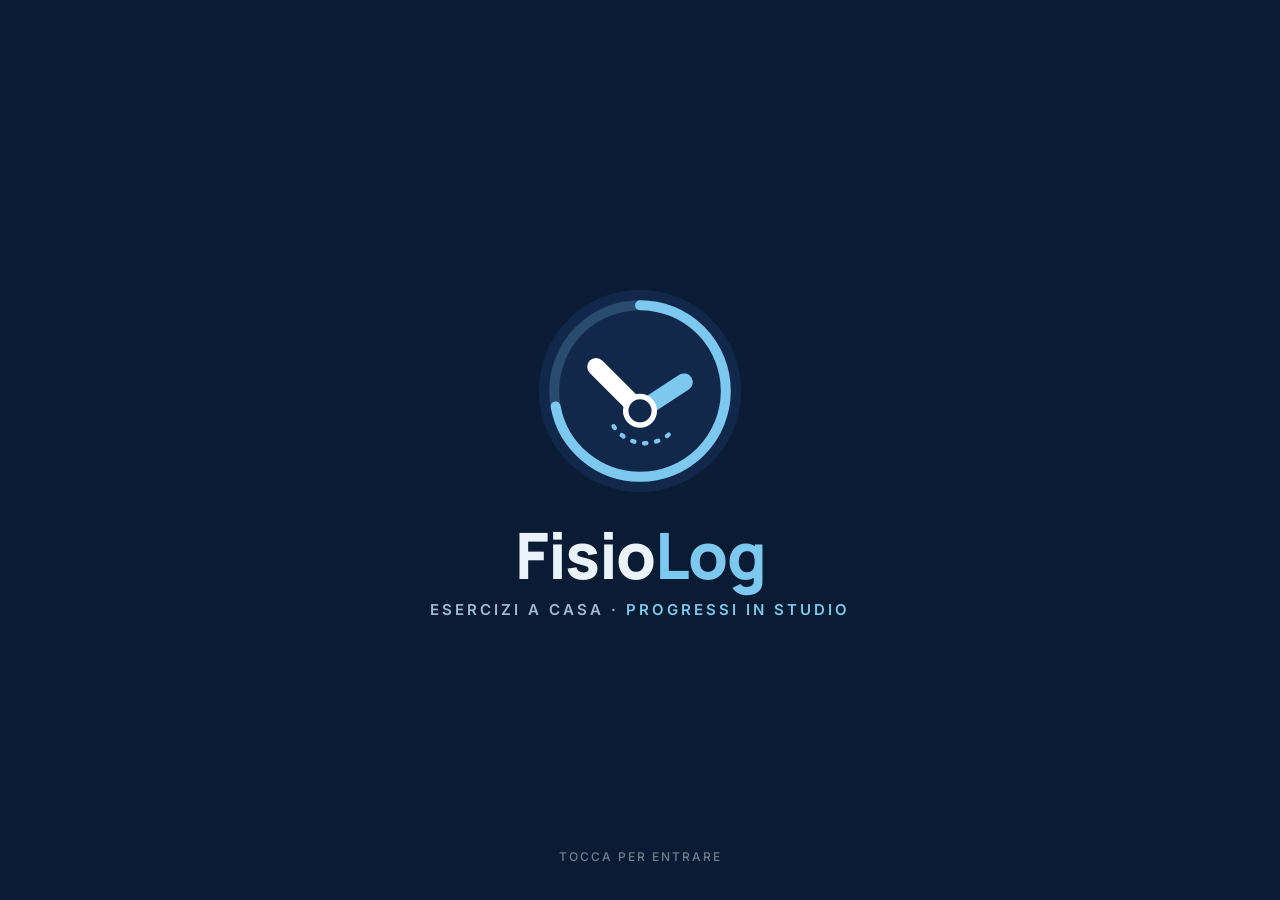
<file: index.html>
<!DOCTYPE html>
<html lang="it">
<head>
<meta charset="utf-8">
<meta name="viewport" content="width=device-width, initial-scale=1, viewport-fit=cover">
<title>FisioLog · Esercizi a casa, progressi in studio</title>
<meta name="description" content="Il fisioterapista assegna gli esercizi con spiegazione e video, il paziente li registra a casa con dolore e sensazioni.">
<meta name="theme-color" content="#F3F8FC" media="(prefers-color-scheme: light)">
<meta name="theme-color" content="#0A1C33" media="(prefers-color-scheme: dark)">
<meta name="apple-mobile-web-app-capable" content="yes">
<meta name="mobile-web-app-capable" content="yes">
<meta name="apple-mobile-web-app-status-bar-style" content="default">
<meta name="apple-mobile-web-app-title" content="FisioLog">
<script>try{var th=localStorage.getItem("fisiolog-theme");if(th==="dark"||th==="light"){document.documentElement.dataset.theme=th;document.querySelectorAll('meta[name="theme-color"]').forEach(function(m){m.content=th==="dark"?"#0A1C33":"#F3F8FC"})}}catch(e){}</script>
<link rel="manifest" href="/manifest.webmanifest">
<link rel="icon" href="/logo.svg" type="image/svg+xml">
<link rel="icon" href="/icons/favicon-32.png" type="image/png" sizes="32x32">
<link rel="apple-touch-icon" href="/icons/apple-touch-icon.png">
<link rel="preconnect" href="https://fonts.googleapis.com">
<link rel="preconnect" href="https://fonts.gstatic.com" crossorigin>
<link href="https://fonts.googleapis.com/css2?family=Manrope:wght@500;700;800&family=Inter:wght@400;500;600;700&display=swap" rel="stylesheet">
<link rel="stylesheet" href="/styles.css">
</head>
<body>

<!-- Apertura: l'anello si chiude, l'articolazione si piega -->
<div id="splash" role="img" aria-label="FisioLog">
  <div class="sp-in">
    <svg class="sp-logo" viewBox="0 0 200 200" aria-hidden="true">
      <circle class="sp-glow" cx="100" cy="100" r="96" fill="none" stroke="#7CC8EE" stroke-width="2"/>
      <circle cx="100" cy="100" r="92" fill="#11284A"/>
      <circle class="sp-track" cx="100" cy="100" r="78" fill="none" stroke="#7CC8EE" stroke-opacity=".22" stroke-width="9"/>
      <circle class="sp-ring" cx="100" cy="100" r="78" fill="none" stroke="#7CC8EE" stroke-width="9" stroke-linecap="round" transform="rotate(-90 100 100)"/>
      <path class="sp-a" d="M60 78 L100 118" stroke="#FFFFFF" stroke-width="16" stroke-linecap="round"/>
      <g class="sp-b"><path d="M100 118 L140 92" stroke="#7CC8EE" stroke-width="16" stroke-linecap="round"/></g>
      <circle class="sp-j" cx="100" cy="118" r="13" fill="#11284A" stroke="#FFFFFF" stroke-width="5"/>
      <path class="sp-rom" d="M76 132 A34 34 0 0 0 128 138" fill="none" stroke="#7CC8EE" stroke-width="4" stroke-linecap="round" stroke-dasharray="2 9"/>
    </svg>
    <div class="sp-word" aria-hidden="true">Fisio<span>Log</span></div>
    <p class="sp-tag">Esercizi a casa · <b>Progressi in studio</b></p>
  </div>
  <p class="sp-skip">Tocca per entrare</p>
</div>
<script>
document.documentElement.classList.add("splashing");
(function(){var sp=document.getElementById("splash"),gone=false;
  function go(){if(gone)return;gone=true;sp.classList.add("bye");document.documentElement.classList.remove("splashing");setTimeout(function(){sp.remove()},600)}
  var rm=matchMedia("(prefers-reduced-motion: reduce)").matches;
  setTimeout(go,rm?400:2000);sp.addEventListener("click",go);
})();
</script>

<header class="top">
  <div class="topin">
    <a class="brand" href="#/" aria-label="FisioLog, vai all'inizio"><img src="/logo-animated.svg" alt="" width="36" height="36"><span>Fisio<b>Log</b></span></a>
    <div class="topr"><span id="status" class="small muted" aria-live="polite"></span><button class="viewbtn" id="viewBtn" type="button" data-act="switchView" hidden></button><button class="iconbtn" id="themeBtn" type="button"></button></div>
  </div>
</header>
<nav id="nav" class="nav" aria-label="Sezioni"></nav>
<main id="app" class="wrap"><div class="loading">Caricamento…</div></main>
<div id="toast" class="toast" role="status" aria-live="polite"></div>

<script src="/config.js"></script>
<script src="/app.js"></script>
</body>
</html>
</file>
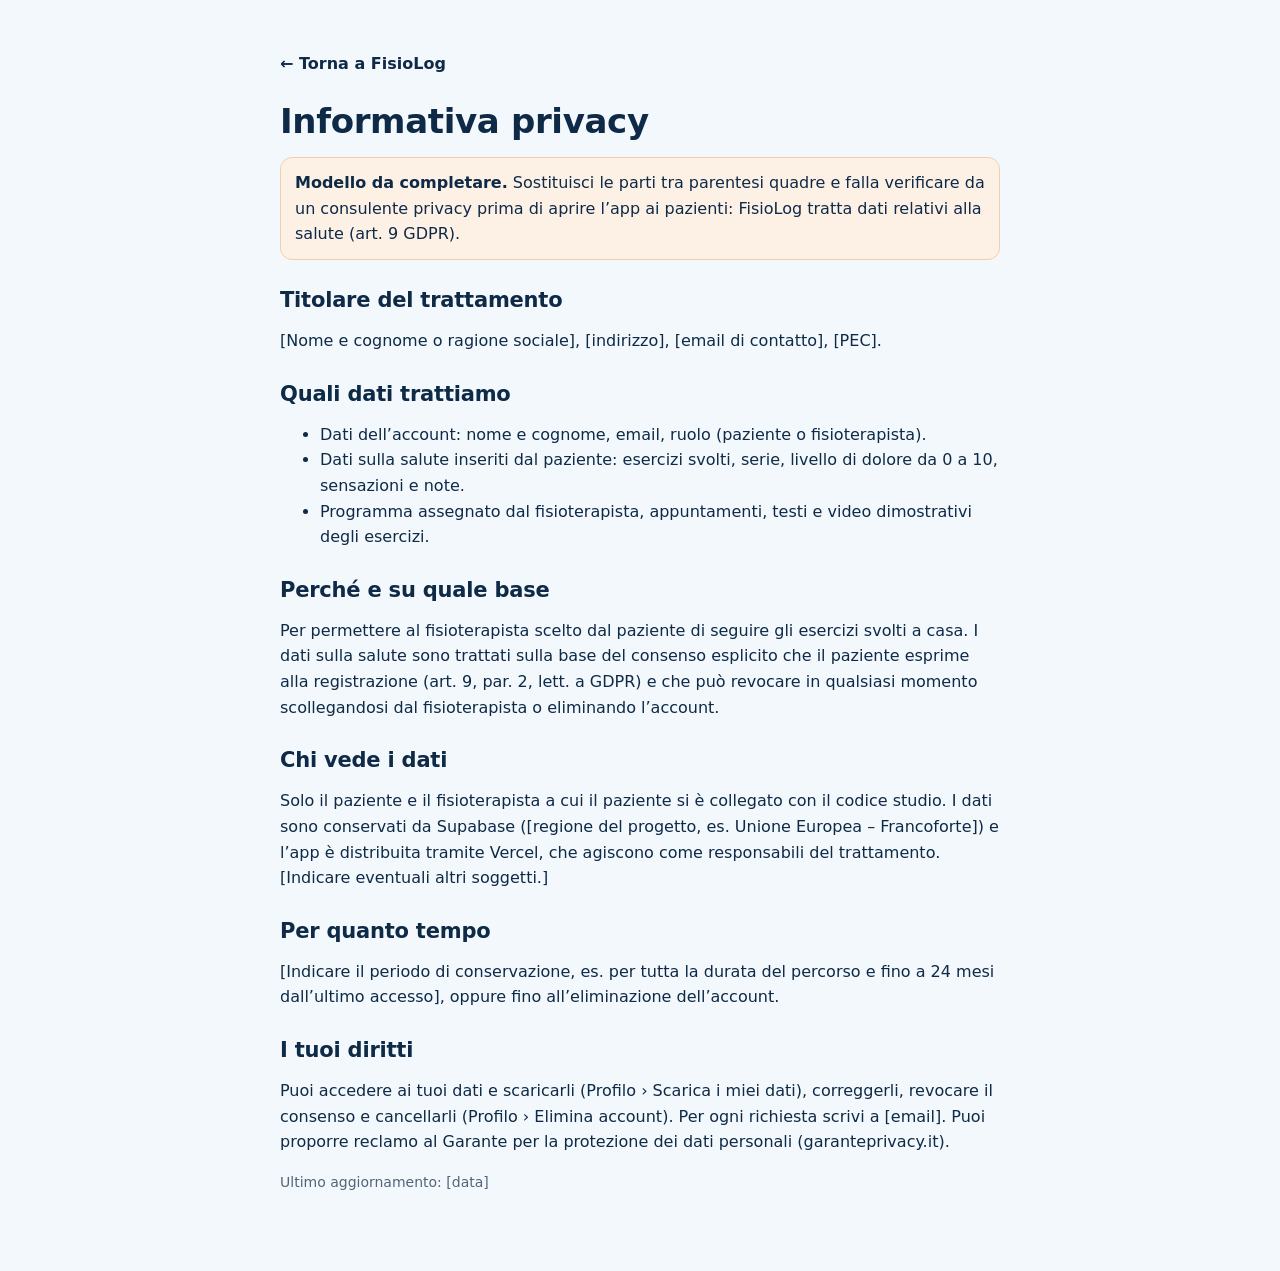
<file: privacy.html>
<!DOCTYPE html>
<html lang="it">
<head>
<meta charset="utf-8">
<meta name="viewport" content="width=device-width, initial-scale=1">
<title>Informativa privacy · FisioLog</title>
<link rel="icon" href="/logo.svg" type="image/svg+xml">
<link rel="stylesheet" href="/styles.css">
<style>.doc{max-width:760px;margin:0 auto;padding:32px 20px 64px}.doc h1{font-size:34px;margin:16px 0 8px}.doc h2{font-size:21px;margin:28px 0 8px}.doc p,.doc li{line-height:1.6}.todo{background:var(--warnbg);border:1px solid var(--warnline);border-radius:12px;padding:12px 14px}</style>
</head>
<body>
<main class="doc">
  <a class="back" href="/">← Torna a FisioLog</a>
  <h1>Informativa privacy</h1>
  <p class="todo"><b>Modello da completare.</b> Sostituisci le parti tra parentesi quadre e falla verificare da un consulente privacy prima di aprire l’app ai pazienti: FisioLog tratta dati relativi alla salute (art. 9 GDPR).</p>

  <h2>Titolare del trattamento</h2>
  <p>[Nome e cognome o ragione sociale], [indirizzo], [email di contatto], [PEC].</p>

  <h2>Quali dati trattiamo</h2>
  <ul>
    <li>Dati dell’account: nome e cognome, email, ruolo (paziente o fisioterapista).</li>
    <li>Dati sulla salute inseriti dal paziente: esercizi svolti, serie, livello di dolore da 0 a 10, sensazioni e note.</li>
    <li>Programma assegnato dal fisioterapista, appuntamenti, testi e video dimostrativi degli esercizi.</li>
  </ul>

  <h2>Perché e su quale base</h2>
  <p>Per permettere al fisioterapista scelto dal paziente di seguire gli esercizi svolti a casa. I dati sulla salute sono trattati sulla base del consenso esplicito che il paziente esprime alla registrazione (art. 9, par. 2, lett. a GDPR) e che può revocare in qualsiasi momento scollegandosi dal fisioterapista o eliminando l’account.</p>

  <h2>Chi vede i dati</h2>
  <p>Solo il paziente e il fisioterapista a cui il paziente si è collegato con il codice studio. I dati sono conservati da Supabase ([regione del progetto, es. Unione Europea – Francoforte]) e l’app è distribuita tramite Vercel, che agiscono come responsabili del trattamento. [Indicare eventuali altri soggetti.]</p>

  <h2>Per quanto tempo</h2>
  <p>[Indicare il periodo di conservazione, es. per tutta la durata del percorso e fino a 24 mesi dall’ultimo accesso], oppure fino all’eliminazione dell’account.</p>

  <h2>I tuoi diritti</h2>
  <p>Puoi accedere ai tuoi dati e scaricarli (Profilo › Scarica i miei dati), correggerli, revocare il consenso e cancellarli (Profilo › Elimina account). Per ogni richiesta scrivi a [email]. Puoi proporre reclamo al Garante per la protezione dei dati personali (garanteprivacy.it).</p>

  <p class="small muted">Ultimo aggiornamento: [data]</p>
</main>
</body>
</html>
</file>
<file: styles.css>
/* ================= FisioLog · stile ================= */
:root{
  --bg:#F3F8FC; --surface:#FFFFFF; --surface2:#E7F1F8; --soft:#DDEFFA; --ink:#0E2A47; --muted:#50657A; --line:#D4E3EE;
  --primary:#1A78B4; --onp:#FFFFFF; --celeste:#8CCFEE; --sel:#0E2A47; --onsel:#FFFFFF;
  --ok:#23785A; --okbg:#E3F3EC; --warn:#A8561B; --warnbg:#FDF1E6; --warnline:#F1CFAE; --alert:#B42D3A;
  --badge:#0E2A47; --focus:#1A78B4; --shadow:0 10px 30px rgba(14,42,71,.10);
  color-scheme:light;
}
@media (prefers-color-scheme:dark){
  :root:not([data-theme="light"]){
    --bg:#0A1C33; --surface:#11284A; --surface2:#183457; --soft:#1B3D63; --ink:#EAF3FA; --muted:#A3BBD1; --line:#24436A;
    --primary:#7CC8EE; --onp:#0A1C33; --celeste:#7CC8EE; --sel:#7CC8EE; --onsel:#0A1C33;
    --ok:#5CC9A0; --okbg:#173F3A; --warn:#F0A85A; --warnbg:#3A2C1E; --warnline:#6A4A28; --alert:#F08A92;
    --badge:#7CC8EE; --focus:#BFE6F8; --shadow:0 10px 30px rgba(0,0,0,.35);
    color-scheme:dark;
  }
}
:root[data-theme="dark"]{
  --bg:#0A1C33; --surface:#11284A; --surface2:#183457; --soft:#1B3D63; --ink:#EAF3FA; --muted:#A3BBD1; --line:#24436A;
  --primary:#7CC8EE; --onp:#0A1C33; --celeste:#7CC8EE; --sel:#7CC8EE; --onsel:#0A1C33;
  --ok:#5CC9A0; --okbg:#173F3A; --warn:#F0A85A; --warnbg:#3A2C1E; --warnline:#6A4A28; --alert:#F08A92;
  --badge:#7CC8EE; --focus:#BFE6F8; --shadow:0 10px 30px rgba(0,0,0,.35);
  color-scheme:dark;
}
*,*::before,*::after{box-sizing:border-box}
html{-webkit-text-size-adjust:100%}
body{margin:0;background:var(--bg);color:var(--ink);font:16px/1.5 Inter,system-ui,-apple-system,"Segoe UI",sans-serif;padding-top:env(safe-area-inset-top,0px)}
h1,h2,h3,h4,.disp{font-family:Manrope,Inter,system-ui,sans-serif;font-weight:800;letter-spacing:-.01em;margin:0;line-height:1.15}
button,input,select,textarea{font:inherit;color:inherit}
a{color:var(--primary)}
:focus-visible{outline:3px solid var(--focus);outline-offset:2px}
.muted{color:var(--muted)} .small{font-size:14px} .tiny{font-size:13px}
.wrap{max-width:1040px;margin:0 auto;padding:8px 18px 110px}
.loading{padding:80px 0;text-align:center;color:var(--muted)}
.sr{position:absolute;width:1px;height:1px;overflow:hidden;clip:rect(0 0 0 0);white-space:nowrap}
.stack{display:flex;flex-direction:column;gap:14px}
.row{display:flex;gap:10px;flex-wrap:wrap;align-items:center}
.row.end{justify-content:flex-end} .row.between{justify-content:space-between}
.grow{flex:1;min-width:0}

/* Testata e navigazione */
header.top{position:sticky;top:0;z-index:20;background:var(--bg);border-bottom:1px solid var(--line)}
.topin{max-width:1040px;margin:0 auto;padding:10px 18px;display:flex;align-items:center;justify-content:space-between;gap:12px}
.brand{display:flex;align-items:center;gap:10px;text-decoration:none;color:var(--ink);font-family:Manrope,sans-serif;font-weight:800;font-size:24px;letter-spacing:-.5px}
.brand b{color:var(--primary);font-weight:800}
.topr{display:flex;align-items:center;gap:10px;min-width:0}
.topr #status{text-align:right}
.viewbtn{display:inline-flex;align-items:center;gap:6px;min-height:44px;padding:0 14px;border-radius:99px;border:2px solid var(--primary);background:var(--soft);color:var(--ink);font-weight:700;font-size:14px;cursor:pointer;flex:none}
.viewbtn[hidden]{display:none}
.viewbtn svg{width:18px;height:18px;color:var(--primary)}
.iconbtn{width:44px;height:44px;border-radius:50%;border:1px solid var(--line);background:var(--surface);display:grid;place-items:center;cursor:pointer;color:var(--ink);flex:none}
.iconbtn svg{width:20px;height:20px}
.nav{position:fixed;left:0;right:0;bottom:0;z-index:20;background:var(--surface);border-top:1px solid var(--line);display:flex;justify-content:space-around;padding:4px 4px calc(6px + env(safe-area-inset-bottom,0px))}
.nav:empty{display:none}
.nav a{flex:1;max-width:140px;display:flex;flex-direction:column;align-items:center;justify-content:center;gap:2px;min-height:52px;text-decoration:none;color:var(--muted);font-size:12px;font-weight:600;border-radius:12px}
.nav a svg{width:22px;height:22px}
.nav a[aria-current="page"]{color:var(--primary)}
@media (min-width:760px){
  .nav{position:sticky;top:65px;bottom:auto;border-top:0;border-bottom:1px solid var(--line);background:var(--bg);justify-content:center;gap:6px;padding:6px 18px}
  .nav a{flex:none;max-width:none;flex-direction:row;gap:8px;font-size:15px;padding:0 16px;min-height:44px}
  .nav a[aria-current="page"]{background:var(--soft);color:var(--ink)}
  .wrap{padding-bottom:64px}
}

/* Superfici */
.card{background:var(--surface);border:1px solid var(--line);border-radius:18px;padding:18px}
.card h2{font-size:21px;margin-bottom:12px}
.card.soft{background:var(--soft);border-color:transparent}
.pagehead{margin:22px 0 16px;display:flex;flex-wrap:wrap;gap:12px;align-items:flex-end;justify-content:space-between}
.pagehead h1{font-size:clamp(28px,6vw,38px);letter-spacing:-.5px}
.pagehead p{margin:4px 0 0;color:var(--muted)}
.back{display:inline-flex;align-items:center;gap:6px;min-height:44px;color:var(--ink);text-decoration:none;font-weight:600;margin-top:10px}
.back svg{width:20px;height:20px}
.empty{padding:22px;border:2px dashed var(--line);border-radius:16px;color:var(--muted);text-align:center}
.alertbox{background:var(--warnbg);border:1px solid var(--warnline);border-radius:14px;padding:12px 14px;display:flex;gap:12px;align-items:flex-start}
.alertbox svg{flex:none;width:22px;height:22px;color:var(--warn);margin-top:2px}
.note{background:var(--soft);border-radius:14px;padding:12px 14px;white-space:pre-wrap}
.note b{display:block;font-size:13px;color:var(--muted);font-weight:600}

/* Pulsanti e campi */
.btn{border:1px solid var(--line);background:var(--surface);color:var(--ink);border-radius:12px;padding:0 16px;min-height:44px;cursor:pointer;font-weight:600;display:inline-flex;align-items:center;justify-content:center;gap:8px;text-decoration:none}
.btn.primary{background:var(--primary);color:var(--onp);border-color:var(--primary)}
.btn.soft{background:var(--soft);border-color:transparent}
.btn.ghost{background:none;border-color:transparent;color:var(--muted)}
.btn.danger{color:var(--alert)}
.btn.big{min-height:52px;font-size:17px;width:100%}
.btn:disabled{opacity:.55;cursor:default}
.btn svg{width:18px;height:18px}
.f{display:flex;flex-direction:column;gap:5px;font-size:14px;color:var(--muted);font-weight:500}
.f input,.f select,.f textarea,.search{background:var(--surface2);border:1px solid var(--line);border-radius:10px;padding:10px 12px;min-height:44px;width:100%;color:var(--ink);font-size:16px}
.f textarea{min-height:96px;resize:vertical;line-height:1.5}
.f .hint{font-weight:400;font-size:13px}
.grid2{display:grid;grid-template-columns:repeat(2,minmax(0,1fr));gap:12px}
.grid4{display:grid;grid-template-columns:repeat(4,minmax(0,1fr));gap:10px}
@media (max-width:560px){.grid2{grid-template-columns:1fr}.grid4{grid-template-columns:repeat(2,minmax(0,1fr))}}
.check{display:flex;gap:10px;align-items:flex-start;font-size:14px;color:var(--ink);cursor:pointer}
.check input{width:22px;height:22px;margin:1px 0 0;flex:none;accent-color:var(--primary)}

/* Pillole, scelte */
.chip{display:inline-flex;align-items:center;font-size:13px;font-weight:600;background:var(--soft);color:var(--ink);border-radius:99px;padding:4px 10px;white-space:nowrap}
.chip.ok{background:var(--okbg);color:var(--ok)}
.chip.warn{background:var(--warnbg);color:var(--warn)}
.chips{display:flex;flex-wrap:wrap;gap:6px}
.toggle{border:1px solid var(--line);background:none;border-radius:99px;padding:0 14px;min-height:44px;font-size:14px;font-weight:600;cursor:pointer;color:var(--ink)}
.toggle[aria-pressed="true"]{background:var(--sel);color:var(--onsel);border-color:var(--sel)}
.days{display:grid;grid-template-columns:repeat(7,minmax(0,1fr));gap:6px}
.days .toggle{padding:0;min-height:44px;border-radius:12px}
.pain{display:grid;grid-template-columns:repeat(11,minmax(0,1fr));gap:4px}
.pain button{min-height:44px;border:0;border-radius:9px;background:var(--surface2);font-weight:700;cursor:pointer;color:var(--ink);padding:0}
.pain button[aria-pressed="true"]{background:var(--sel);color:var(--onsel)}
.painlegend{display:flex;justify-content:space-between;font-size:12px;color:var(--muted);margin-top:4px}
.setsel{display:flex;gap:8px;flex-wrap:wrap}
.setsel button{width:48px;height:48px;border-radius:50%;border:2px dashed var(--line);background:none;font-family:Manrope,sans-serif;font-weight:800;font-size:16px;cursor:pointer;color:var(--muted);display:grid;place-items:center}
.setsel button[aria-pressed="true"]{border:0;background:var(--primary);color:var(--onp)}
.setsel svg{width:20px;height:20px}

/* Paziente: oggi */
.hello{margin:22px 0 14px}
.hello h1{font-size:clamp(26px,6vw,34px)}
.hello p{margin:2px 0 0;color:var(--muted)}
.progress{display:flex;align-items:center;gap:16px}
.ring text{font-family:Manrope,sans-serif;font-weight:800}
.exlist{display:flex;flex-direction:column;gap:10px}
.exitem{display:flex;align-items:center;gap:12px;background:var(--surface);border:1px solid var(--line);border-radius:16px;padding:10px 12px;text-decoration:none;color:var(--ink);min-height:76px}
.exitem.next{border:2px solid var(--primary);padding:9px 11px}
.thumb{width:56px;height:56px;border-radius:12px;background:var(--soft);display:grid;place-items:center;flex:none;color:var(--primary)}
.exitem.next .thumb{background:var(--primary);color:var(--onp)}
.thumb svg{width:22px;height:22px}
.exitem .t{flex:1;min-width:0;display:flex;flex-direction:column}
.exitem .t b{font-size:16px;overflow:hidden;text-overflow:ellipsis;white-space:nowrap}
.exitem .t span{font-size:13px;color:var(--muted)}

/* Video */
.video{position:relative;border-radius:18px;overflow:hidden;background:#061426;aspect-ratio:16/9;display:grid;place-items:center;color:#EAF3FA}
.video video,.video iframe{position:absolute;inset:0;width:100%;height:100%;border:0;background:#061426}
.video video{object-fit:contain}
.video .vmsg{padding:20px;text-align:center;font-size:14px;color:#A3BBD1}
.video.none{background:var(--soft);color:var(--muted);aspect-ratio:auto;min-height:120px}
.bar{height:10px;border-radius:99px;background:var(--surface2);overflow:hidden}
.bar>span{display:block;height:100%;background:var(--primary);transition:width .2s}

/* Statistiche */
.tiles{display:grid;grid-template-columns:repeat(auto-fit,minmax(170px,1fr));gap:10px}
.tile{background:var(--surface);border:1px solid var(--line);border-radius:16px;padding:14px 16px}
.tile b{display:block;font-family:Manrope,sans-serif;font-size:30px;font-weight:800;line-height:1.15}
.tile span{font-size:14px;color:var(--muted)}
.tile .delta{font-size:16px}
.up{color:var(--warn)} .down{color:var(--ok)}
.chart svg{width:100%;height:auto;display:block}
.feed{list-style:none;margin:0;padding:0}
.feed li{display:flex;justify-content:space-between;gap:12px;padding:11px 0;border-top:1px solid var(--line)}
.feed li:first-child{border-top:0}
.feed .pv{font-family:Manrope,sans-serif;font-weight:800;white-space:nowrap}
.pv.lo{color:var(--ok)} .pv.hi{color:var(--alert)}
.day h3{font-size:17px;margin:18px 0 4px;color:var(--muted)}
.tablebox{overflow-x:auto}
table.t{width:100%;border-collapse:collapse;font-size:15px;min-width:600px}
table.t th{text-align:left;color:var(--muted);font-weight:500;font-size:13px;padding:8px 6px}
table.t td{padding:10px 6px;border-top:1px solid var(--line);vertical-align:top}
.acts{display:flex;gap:2px;justify-content:flex-end}
.x{border:0;background:none;color:var(--muted);cursor:pointer;min-width:40px;min-height:40px;border-radius:10px;font-size:18px;display:grid;place-items:center}
.x svg{width:18px;height:18px}
.x:disabled{opacity:.3;cursor:default}

/* Fisio: pazienti e libreria */
.codebox{display:flex;align-items:center;justify-content:space-between;gap:14px;flex-wrap:wrap;background:var(--badge);color:var(--onsel);border-radius:18px;padding:18px 20px}
:root:not([data-theme="dark"]) .codebox{color:#EAF3FA}
.codebox .code{font-family:Manrope,sans-serif;font-weight:800;font-size:34px;letter-spacing:6px}
.codebox .btn{background:transparent;color:inherit;border-color:currentColor}
.plist{display:grid;grid-template-columns:repeat(auto-fill,minmax(280px,1fr));gap:12px}
.pcard{display:flex;flex-direction:column;gap:10px;background:var(--surface);border:1px solid var(--line);border-radius:16px;padding:16px;text-decoration:none;color:var(--ink)}
.pcard .nm{font-family:Manrope,sans-serif;font-weight:800;font-size:19px}
.pcard .kv{display:grid;grid-template-columns:repeat(3,minmax(0,1fr));gap:8px}
.pcard .kv b{display:block;font-family:Manrope,sans-serif;font-size:20px}
.pcard .kv span{font-size:12px;color:var(--muted)}
.avatar{width:44px;height:44px;border-radius:50%;background:var(--soft);display:grid;place-items:center;font-family:Manrope,sans-serif;font-weight:800;flex:none;color:var(--ink)}
.libtools{display:flex;gap:10px;flex-wrap:wrap;margin-bottom:12px}
.libtools .search{flex:1 1 220px;width:auto}
.libgrid{display:grid;grid-template-columns:repeat(auto-fill,minmax(240px,1fr));gap:12px}
.lcard{display:flex;flex-direction:column;background:var(--surface);border:1px solid var(--line);border-radius:16px;overflow:hidden;text-decoration:none;color:var(--ink)}
.lcard .lv{height:110px;background:var(--soft);display:grid;place-items:center;color:var(--primary)}
.lcard .lv svg{width:30px;height:30px}
.lcard .lb{padding:12px 14px;display:flex;flex-direction:column;gap:4px}
.lcard .lb b{font-size:17px}
.steps{margin:0;padding-left:22px;display:grid;gap:6px}
.prose{white-space:pre-wrap;margin:0}
.seg{display:inline-flex;align-self:flex-start;border:1px solid var(--line);border-radius:12px;overflow:hidden}
.seg button{border:0;background:none;padding:0 14px;min-height:42px;font-weight:600;cursor:pointer;color:var(--muted)}
.seg button[aria-pressed="true"]{background:var(--sel);color:var(--onsel)}

/* Accesso */
.gate{max-width:440px;margin:36px auto 0;display:flex;flex-direction:column;gap:14px}
.gate .logo{width:84px;height:84px;margin:0 auto}
.gate h1{text-align:center;font-size:32px}
.gate>p{text-align:center;margin:0;color:var(--muted)}
.rolepick{display:grid;grid-template-columns:repeat(2,minmax(0,1fr));gap:8px}
.rolepick button{border:2px solid var(--line);background:var(--surface);border-radius:14px;padding:12px;text-align:left;cursor:pointer;display:flex;flex-direction:column;gap:2px;color:var(--ink)}
.rolepick button b{font-family:Manrope,sans-serif;font-size:17px}
.rolepick button span{font-size:13px;color:var(--muted)}
.rolepick button[aria-pressed="true"]{border-color:var(--primary);background:var(--soft)}
.msg{padding:10px 12px;border-radius:10px;background:var(--soft);font-size:14px}
.msg.err{background:var(--warnbg);color:var(--ink)}
.linkbtn{border:0;background:none;padding:0;font:inherit;color:var(--primary);text-decoration:underline;cursor:pointer}

/* Avvisi a comparsa */
.toast{position:fixed;left:50%;bottom:calc(88px + env(safe-area-inset-bottom,0px));transform:translate(-50%,20px);background:var(--ink);color:var(--bg);padding:12px 18px;border-radius:12px;font-weight:600;font-size:15px;opacity:0;pointer-events:none;transition:.25s;z-index:50;max-width:calc(100% - 32px);text-align:center;box-shadow:var(--shadow)}
.toast.on{opacity:1;transform:translate(-50%,0)}
@media (min-width:760px){.toast{bottom:28px}}
dialog{border:1px solid var(--line);border-radius:18px;background:var(--surface);color:var(--ink);max-width:460px;width:calc(100% - 32px);padding:20px}
dialog::backdrop{background:rgba(6,20,38,.5)}

/* ================= Apertura ================= */
#splash{position:fixed;inset:0;z-index:1000;display:flex;align-items:center;justify-content:center;background:#0A1C33;color:#EAF3FA;cursor:pointer;-webkit-tap-highlight-color:transparent}
#splash .sp-in{display:flex;flex-direction:column;align-items:center}
#splash .sp-logo{width:min(54vw,220px);height:auto;overflow:visible}
#splash .sp-glow{opacity:0;transform-box:fill-box;transform-origin:center;animation:spGlow 1.4s ease-out 1.05s}
#splash .sp-track{opacity:0;animation:spFade .3s ease-out .05s forwards}
#splash .sp-ring{stroke-dasharray:0 490.1;animation:spRing 1s cubic-bezier(.65,0,.25,1) .1s forwards}
#splash .sp-a{opacity:0;animation:spFade .35s ease-out .45s forwards}
#splash .sp-b{transform-box:view-box;transform-origin:100px 118px;opacity:0;animation:spBend .8s cubic-bezier(.2,1.4,.4,1) .55s forwards}
#splash .sp-j{transform-box:fill-box;transform-origin:center;opacity:0;animation:spPop .4s cubic-bezier(.2,1.6,.4,1) .5s forwards}
#splash .sp-rom{opacity:0;stroke-dashoffset:60;animation:spRom .7s ease-out 1.05s forwards}
#splash .sp-word{margin-top:22px;font:800 clamp(44px,12vw,64px)/1 Manrope,sans-serif;letter-spacing:-1.5px;opacity:0;animation:spUp .6s cubic-bezier(.2,.8,.2,1) .95s forwards}
#splash .sp-word span{color:#7CC8EE}
#splash .sp-tag{margin:14px 0 0;font:600 clamp(12px,3.4vw,15px)/1.2 Inter,sans-serif;letter-spacing:3px;text-transform:uppercase;color:#A3BBD1;opacity:0;animation:spUp .6s ease-out 1.25s forwards;text-align:center}
#splash .sp-tag b{color:#7CC8EE;font-weight:600}
#splash .sp-skip{position:absolute;bottom:calc(24px + env(safe-area-inset-bottom,0px));font:500 12px Inter,sans-serif;letter-spacing:2px;text-transform:uppercase;color:rgba(234,243,250,.45);opacity:0;animation:spFade .4s ease-out .6s forwards}
#splash.bye{animation:spOut .55s ease forwards;pointer-events:none}
html.splashing header.top,html.splashing #app,html.splashing #nav{opacity:0;transform:translateY(8px)}
header.top,#app,#nav{transition:opacity .45s ease-out,transform .5s cubic-bezier(.2,.8,.2,1)}
@keyframes spFade{to{opacity:1}}
@keyframes spRing{to{stroke-dasharray:352.9 490.1}}
@keyframes spBend{0%{opacity:0;transform:rotate(40deg)}30%{opacity:1}100%{opacity:1;transform:none}}
@keyframes spPop{0%{opacity:0;transform:scale(.3)}100%{opacity:1;transform:none}}
@keyframes spRom{to{opacity:1;stroke-dashoffset:0}}
@keyframes spGlow{0%{opacity:.8;transform:scale(1)}100%{opacity:0;transform:scale(1.35)}}
@keyframes spUp{from{opacity:0;transform:translateY(12px)}to{opacity:1;transform:none}}
@keyframes spOut{to{opacity:0;visibility:hidden}}
@media (prefers-reduced-motion:reduce){
  #splash *{animation-duration:.01s!important;animation-delay:0s!important}
  #splash .sp-ring{stroke-dasharray:352.9 490.1}
  #splash .sp-glow{display:none}
}
</file>
